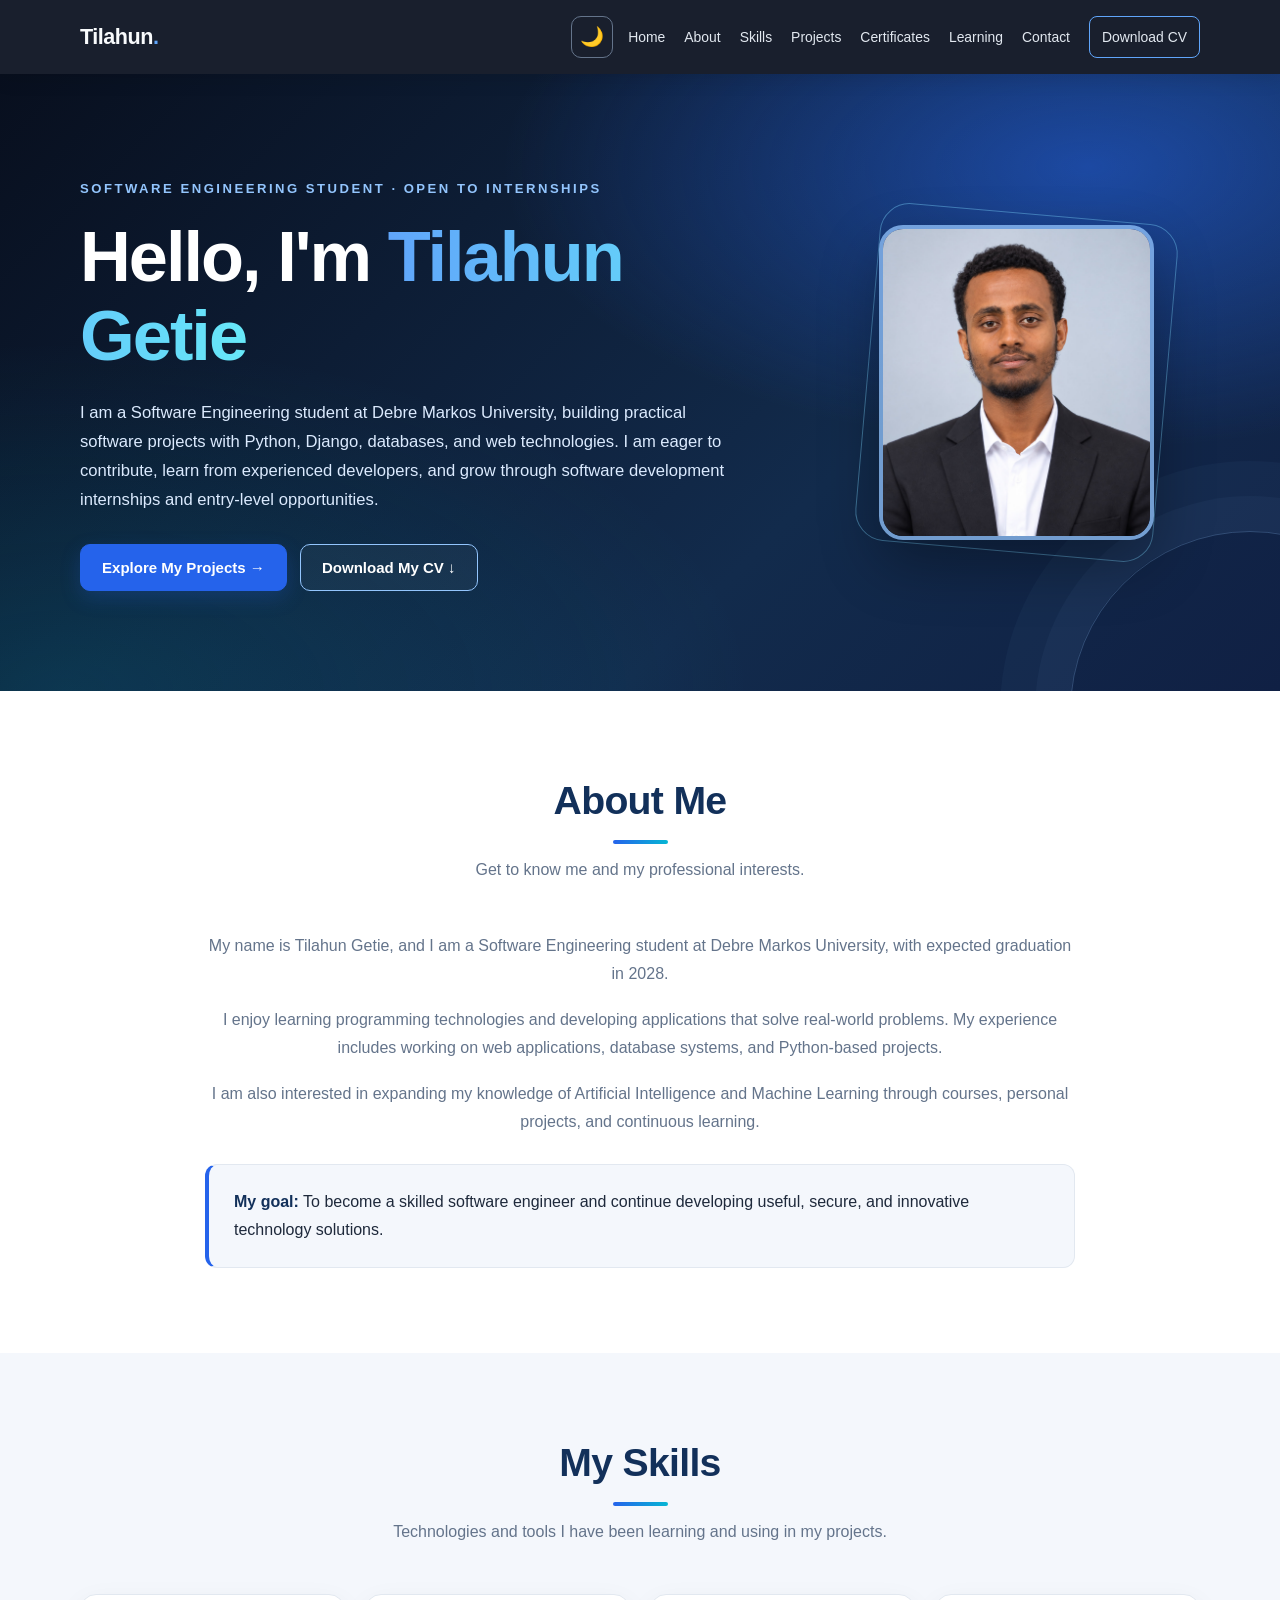
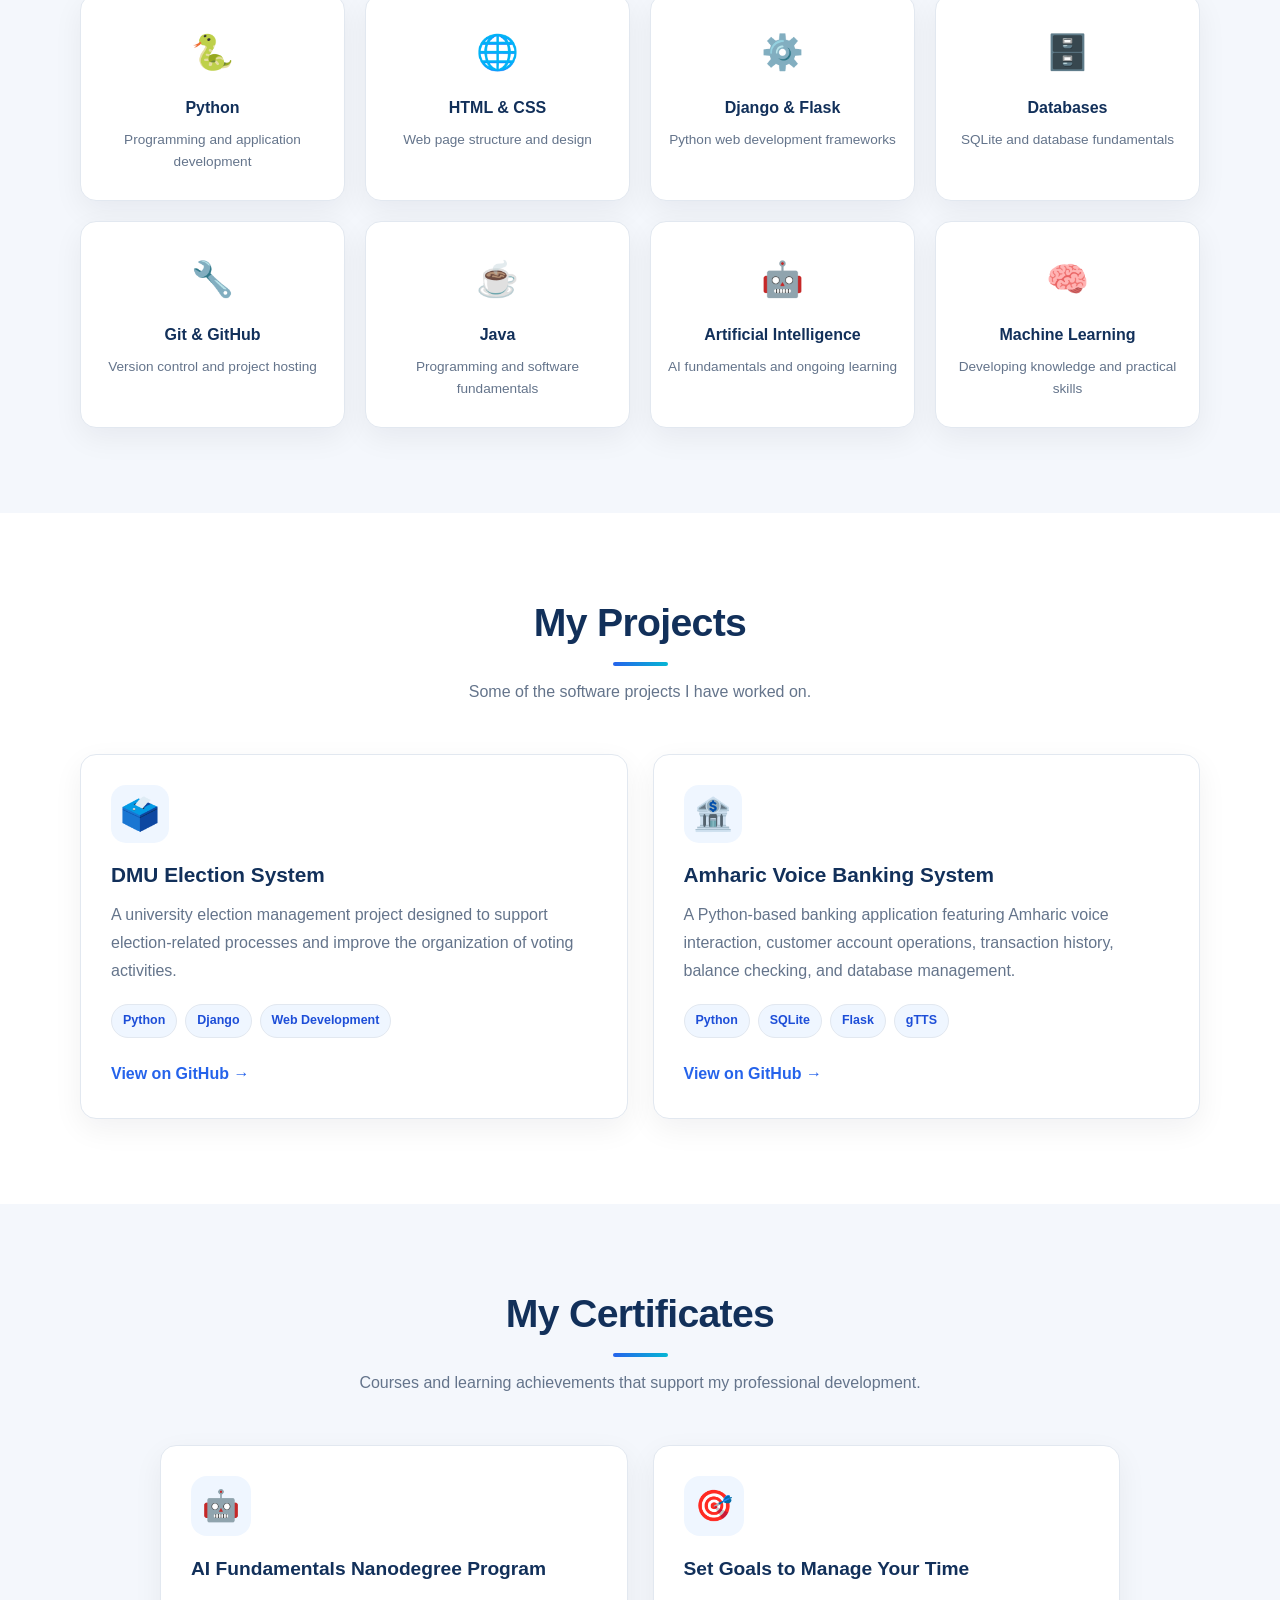
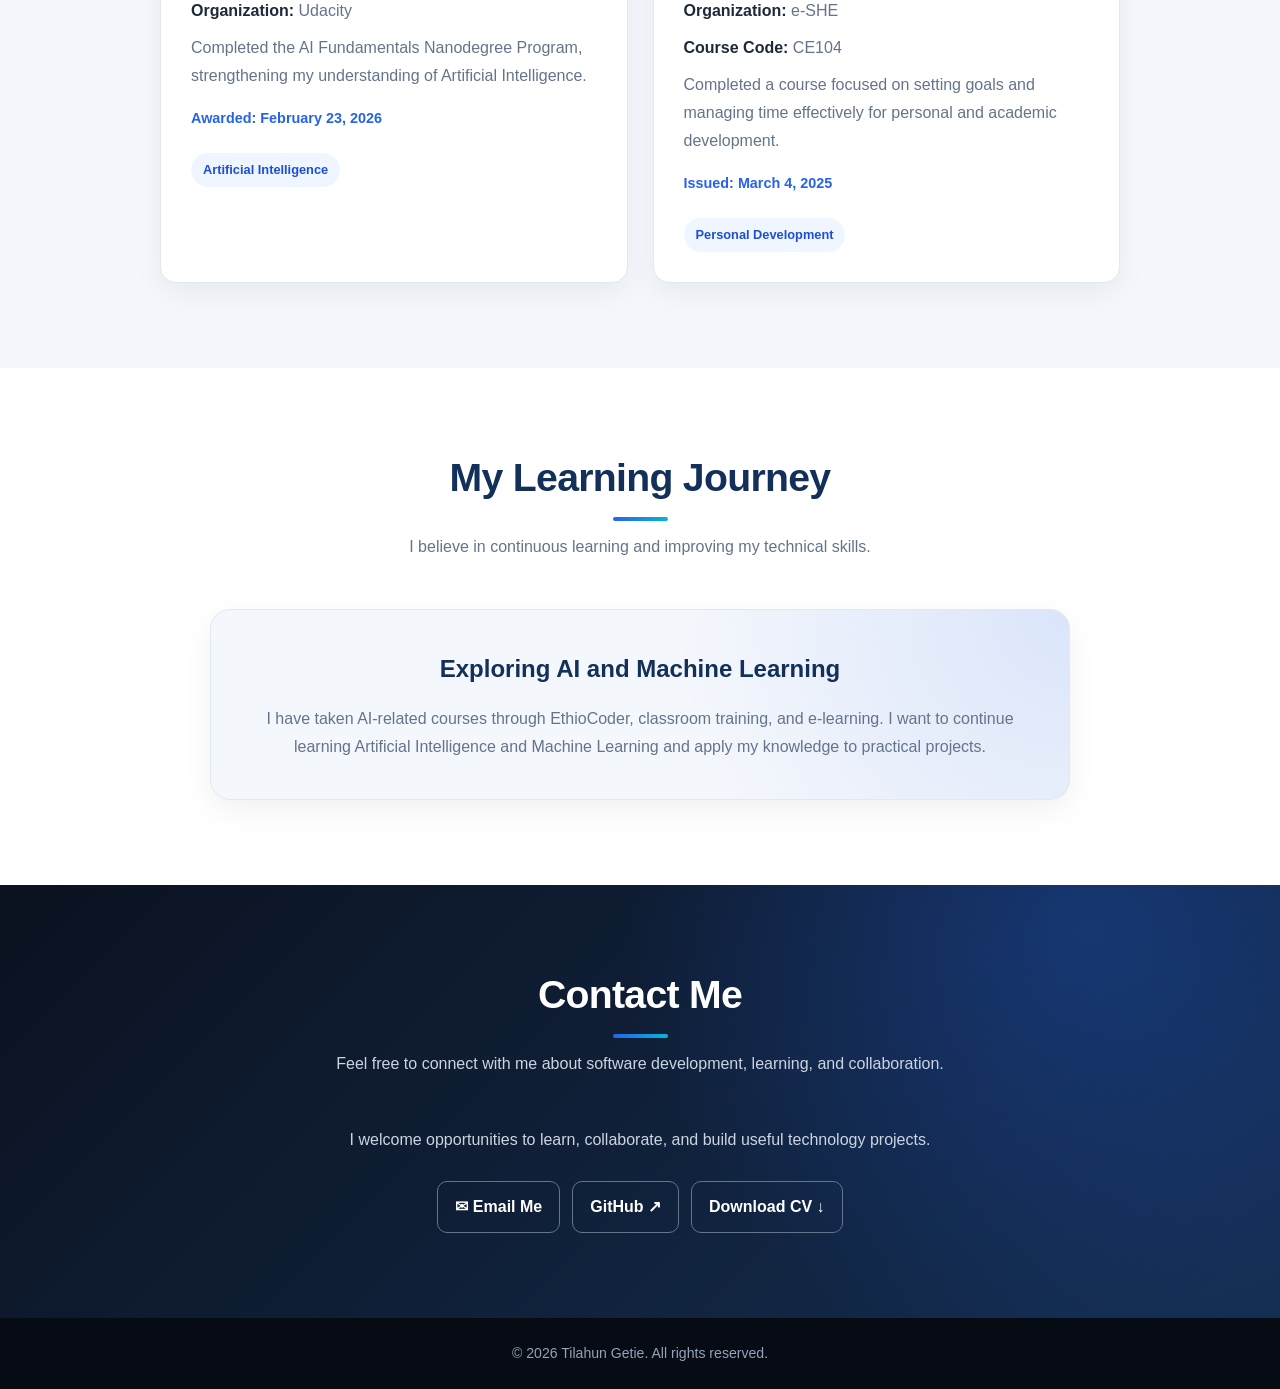
<file: index.html>
<!DOCTYPE html>
<html lang="en" data-theme="light">
<head>
    <meta charset="UTF-8">
    <meta name="viewport" content="width=device-width, initial-scale=1.0">

    <meta name="description"
          content="Tilahun Getie's Software Engineering portfolio, projects, skills, and certificates.">

    <meta name="theme-color" content="#f8fafc">
    <meta property="og:title" content="Tilahun Getie | Software Engineering Portfolio">
    <meta property="og:description" content="Software Engineering student showcasing software projects, technical skills, and certificates.">
    <meta property="og:type" content="website">

    <title>Tilahun Getie | Software Engineering Portfolio</title>

    <script>
        // Apply the saved theme before the page is displayed.
        try {
            const savedTheme = localStorage.getItem("tilahun-portfolio-theme");
            if (savedTheme === "dark" || savedTheme === "light") {
                document.documentElement.dataset.theme = savedTheme;
            }
        } catch (error) {
            // Continue using the default theme if storage is unavailable.
        }
    </script>

    <style>
        /* ========================================
           1. THEME VARIABLES
        ======================================== */

        :root {
            color-scheme: light;

            --primary: #2563eb;
            --primary-hover: #1d4ed8;
            --primary-soft: #eff6ff;
            --accent: #06b6d4;

            --bg: #ffffff;
            --surface: #f4f7fc;
            --surface-raised: #ffffff;
            --text: #1e293b;
            --muted: #64748b;
            --heading: #12305a;
            --border: #e2e8f0;

            --header-bg: rgba(11, 18, 32, 0.94);
            --header-text: #f8fafc;
            --tag-bg: #eff6ff;
            --tag-text: #1d4ed8;

            --shadow: 0 10px 30px rgba(15, 23, 42, 0.06);
            --shadow-hover: 0 20px 45px rgba(37, 99, 235, 0.13);

            --radius: 16px;
            --transition: 220ms ease;
        }

        html[data-theme="dark"] {
            color-scheme: dark;

            --primary: #60a5fa;
            --primary-hover: #93c5fd;
            --primary-soft: #172b49;
            --accent: #22d3ee;

            --bg: #0b1220;
            --surface: #111c2e;
            --surface-raised: #162238;
            --text: #e2e8f0;
            --muted: #a3b2c7;
            --heading: #bfdbfe;
            --border: #2b3b52;

            --header-bg: rgba(5, 10, 20, 0.96);
            --header-text: #f8fafc;
            --tag-bg: #1b3150;
            --tag-text: #bfdbfe;

            --shadow: 0 10px 30px rgba(0, 0, 0, 0.18);
            --shadow-hover: 0 20px 45px rgba(0, 0, 0, 0.3);
        }

        /* ========================================
           2. RESET AND GLOBAL STYLES
        ======================================== */

        *,
        *::before,
        *::after {
            box-sizing: border-box;
        }

        html {
            scroll-behavior: smooth;
            scroll-padding-top: 90px;
        }

        body {
            margin: 0;
            font-family: Inter, "Segoe UI", Arial, sans-serif;
            background: var(--bg);
            color: var(--text);
            line-height: 1.75;
            transition: background var(--transition),
                        color var(--transition);
        }

        /* Use explicit transition properties on interactive elements below. */

        a {
            color: inherit;
            text-decoration: none;
        }

        img {
            display: block;
            max-width: 100%;
        }

        button {
            font: inherit;
        }

        button,
        a {
            -webkit-tap-highlight-color: transparent;
        }

        button:focus-visible,
        a:focus-visible {
            outline: 3px solid var(--accent);
            outline-offset: 4px;
        }

        .container {
            width: min(1120px, 90%);
            margin-inline: auto;
        }

        .skip-link {
            position: fixed;
            top: 10px;
            left: 10px;
            z-index: 3000;
            padding: 10px 16px;
            background: var(--primary);
            color: white;
            border-radius: 8px;
            transform: translateY(-150%);
        }

        .skip-link:focus {
            transform: translateY(0);
        }

        /* ========================================
           3. NAVIGATION
        ======================================== */

        header {
            position: sticky;
            top: 0;
            z-index: 1000;
            background: var(--header-bg);
            color: var(--header-text);
            backdrop-filter: blur(14px);
            -webkit-backdrop-filter: blur(14px);
            box-shadow: 0 3px 20px rgba(0, 0, 0, 0.12);
        }

        nav {
            min-height: 74px;
            display: flex;
            align-items: center;
            justify-content: space-between;
            gap: 20px;
        }

        .logo {
            font-size: 1.35rem;
            font-weight: 800;
            letter-spacing: -0.5px;
            white-space: nowrap;
        }

        .logo span {
            color: #60a5fa;
        }

        .nav-right {
            display: flex;
            align-items: center;
            gap: 15px;
        }

        .nav-links {
            display: flex;
            align-items: center;
            gap: 19px;
        }

        .nav-links a {
            color: #e2e8f0;
            font-size: 0.87rem;
            font-weight: 500;
            transition: color var(--transition);
        }

        .nav-links a:hover {
            color: #7dd3fc;
        }

        .nav-links .nav-cv {
            padding: 8px 12px;
            border: 1px solid #60a5fa;
            border-radius: 8px;
        }

        .theme-toggle,
        .menu-toggle {
            min-width: 42px;
            min-height: 42px;
            display: inline-flex;
            align-items: center;
            justify-content: center;
            border: 1px solid #64748b;
            border-radius: 10px;
            background: transparent;
            color: white;
            cursor: pointer;
            transition: background var(--transition),
                        transform var(--transition);
        }

        .theme-toggle:hover,
        .menu-toggle:hover {
            background: rgba(148, 163, 184, 0.18);
            transform: translateY(-2px);
        }

        .theme-toggle {
            font-size: 1.2rem;
        }

        .menu-toggle {
            display: none;
            font-size: 1.25rem;
        }

        /* ========================================
           4. BUTTONS
        ======================================== */

        .btn {
            display: inline-flex;
            align-items: center;
            justify-content: center;
            gap: 8px;
            padding: 12px 21px;
            border: 1px solid transparent;
            border-radius: 10px;
            font-size: 0.94rem;
            font-weight: 700;
            line-height: 1.4;
            cursor: pointer;
            transition: transform var(--transition),
                        background var(--transition),
                        box-shadow var(--transition);
        }

        .btn:hover {
            transform: translateY(-3px);
        }

        .btn-primary {
            color: white;
            background: #2563eb;
            border-color: #2563eb;
            box-shadow: 0 7px 20px rgba(37, 99, 235, 0.22);
        }

        .btn-primary:hover {
            background: #1d4ed8;
            box-shadow: 0 12px 25px rgba(37, 99, 235, 0.28);
        }

        .btn-outline {
            color: white;
            border-color: #93c5fd;
            background: rgba(255, 255, 255, 0.04);
        }

        .btn-outline:hover {
            background: rgba(255, 255, 255, 0.13);
        }

        /* ========================================
           5. HERO SECTION
        ======================================== */

        .hero {
            position: relative;
            overflow: hidden;
            isolation: isolate;
            color: white;
            padding: 100px 0;
            background:
                radial-gradient(
                    ellipse at 85% 15%,
                    rgba(37, 99, 235, 0.55),
                    transparent 38%
                ),
                radial-gradient(
                    ellipse at 5% 100%,
                    rgba(6, 182, 212, 0.16),
                    transparent 40%
                ),
                linear-gradient(135deg, #080f1e, #122b4c 65%, #102044);
        }

        .hero::before {
            content: "";
            position: absolute;
            z-index: -1;
            width: 360px;
            height: 360px;
            right: -150px;
            bottom: -200px;
            border: 1px solid rgba(147, 197, 253, 0.25);
            border-radius: 50%;
            box-shadow:
                0 0 0 35px rgba(147, 197, 253, 0.04),
                0 0 0 70px rgba(147, 197, 253, 0.035);
            animation: float 8s ease-in-out infinite;
        }

        .hero-content {
            display: grid;
            grid-template-columns: 1.5fr 0.8fr;
            align-items: center;
            gap: 65px;
        }

        .hero-label {
            display: inline-block;
            margin-bottom: 17px;
            color: #93c5fd;
            font-size: 0.82rem;
            font-weight: 800;
            letter-spacing: 2.5px;
            text-transform: uppercase;
        }

        .hero h1 {
            margin: 0 0 22px;
            font-size: clamp(2.6rem, 5.5vw, 4.5rem);
            font-weight: 800;
            letter-spacing: -2px;
            line-height: 1.12;
        }

        .hero h1 span {
            color: #60a5fa;
            background: linear-gradient(90deg, #60a5fa, #67e8f9);
            background-clip: text;
            -webkit-background-clip: text;
            -webkit-text-fill-color: transparent;
        }

        .hero p {
            max-width: 650px;
            margin: 0 0 30px;
            color: #dbeafe;
            font-size: 1.04rem;
        }

        .hero-buttons {
            display: flex;
            flex-wrap: wrap;
            gap: 13px;
        }

        .profile-wrapper {
            position: relative;
            width: fit-content;
            margin-inline: auto;
        }

        .profile-wrapper::before {
            content: "";
            position: absolute;
            inset: -12px;
            border: 1px solid rgba(125, 211, 252, 0.42);
            border-radius: 30px;
            transform: rotate(5deg);
        }

        .profile-photo {
            position: relative;
            width: 275px;
            height: 315px;
            object-fit: cover;
            object-position: center;
            border: 4px solid rgba(147, 197, 253, 0.75);
            border-radius: 24px;
            box-shadow: 0 24px 60px rgba(0, 0, 0, 0.32);
            animation: float 6s ease-in-out infinite;
        }

        /* ========================================
           6. SHARED SECTION STYLES
        ======================================== */

        section {
            padding: 85px 0;
            scroll-margin-top: 75px;
        }

        .section-heading {
            max-width: 720px;
            margin: 0 auto 48px;
            text-align: center;
        }

        .section-heading h2 {
            margin: 0 0 12px;
            color: var(--heading);
            font-size: clamp(1.8rem, 4vw, 2.45rem);
            font-weight: 800;
            letter-spacing: -0.7px;
            line-height: 1.25;
        }

        .section-heading h2::after {
            content: "";
            display: block;
            width: 55px;
            height: 4px;
            margin: 15px auto 0;
            border-radius: 99px;
            background: linear-gradient(90deg, var(--primary), var(--accent));
        }

        .section-heading p {
            margin: 0;
            color: var(--muted);
        }

        /* ========================================
           7. ABOUT SECTION
        ======================================== */

        .about-content {
            max-width: 870px;
            margin-inline: auto;
            text-align: center;
        }

        .about-content p {
            margin: 0 0 18px;
            color: var(--muted);
        }

        .about-highlight {
            margin-top: 28px;
            padding: 23px 25px;
            border: 1px solid var(--border);
            border-left: 4px solid var(--primary);
            border-radius: 12px;
            background: var(--surface);
            text-align: left;
        }

        .about-highlight strong {
            color: var(--heading);
        }

        /* ========================================
           8. SKILLS SECTION
        ======================================== */

        .skills-section {
            background: var(--surface);
        }

        .skills-grid {
            display: grid;
            grid-template-columns: repeat(4, minmax(0, 1fr));
            gap: 20px;
        }

        .skill-card {
            padding: 27px 17px;
            border: 1px solid var(--border);
            border-radius: var(--radius);
            background: var(--surface-raised);
            text-align: center;
            box-shadow: var(--shadow);
            transition: transform var(--transition),
                        border-color var(--transition),
                        box-shadow var(--transition);
        }

        .skill-card:hover {
            transform: translateY(-7px);
            border-color: var(--primary);
            box-shadow: var(--shadow-hover);
        }

        .skill-icon {
            margin-bottom: 12px;
            font-size: 2.15rem;
        }

        .skill-card h3 {
            margin: 0 0 7px;
            color: var(--heading);
            font-size: 1rem;
        }

        .skill-card p {
            margin: 0;
            color: var(--muted);
            font-size: 0.85rem;
            line-height: 1.6;
        }

        /* ========================================
           9. PROJECTS SECTION
        ======================================== */

        .projects-grid {
            display: grid;
            grid-template-columns: repeat(2, minmax(0, 1fr));
            gap: 25px;
        }

        .project-card {
            display: flex;
            flex-direction: column;
            align-items: flex-start;
            padding: 30px;
            border: 1px solid var(--border);
            border-radius: var(--radius);
            background: var(--surface-raised);
            box-shadow: var(--shadow);
            transition: transform var(--transition),
                        border-color var(--transition),
                        box-shadow var(--transition);
        }

        .project-card:hover {
            transform: translateY(-7px);
            border-color: var(--primary);
            box-shadow: var(--shadow-hover);
        }

        .project-icon {
            display: grid;
            width: 58px;
            height: 58px;
            place-items: center;
            margin-bottom: 17px;
            border-radius: 15px;
            background: var(--primary-soft);
            font-size: 2rem;
        }

        .project-card h3 {
            margin: 0 0 12px;
            color: var(--heading);
            font-size: 1.3rem;
            line-height: 1.4;
        }

        .project-card p {
            margin: 0 0 19px;
            color: var(--muted);
        }

        .tags {
            display: flex;
            flex-wrap: wrap;
            gap: 8px;
            margin: 0 0 22px;
        }

        .tag {
            padding: 5px 11px;
            border: 1px solid var(--border);
            border-radius: 99px;
            background: var(--tag-bg);
            color: var(--tag-text);
            font-size: 0.78rem;
            font-weight: 600;
        }

        .project-link {
            margin-top: auto;
            color: var(--primary);
            font-weight: 800;
        }

        .project-link:hover {
            color: var(--primary-hover);
            text-decoration: underline;
            text-underline-offset: 4px;
        }

        /* ========================================
           10. CERTIFICATES SECTION
        ======================================== */

        .certificates-section {
            background: var(--surface);
        }

        .certificate-grid {
            display: grid;
            grid-template-columns: repeat(2, minmax(0, 1fr));
            gap: 25px;
            max-width: 960px;
            margin-inline: auto;
        }

        .certificate-card {
            display: flex;
            flex-direction: column;
            align-items: flex-start;
            padding: 30px;
            border: 1px solid var(--border);
            border-radius: var(--radius);
            background: var(--surface-raised);
            box-shadow: var(--shadow);
            transition: transform var(--transition),
                        border-color var(--transition),
                        box-shadow var(--transition);
        }

        .certificate-card:hover {
            transform: translateY(-6px);
            border-color: var(--primary);
            box-shadow: var(--shadow-hover);
        }

        .certificate-icon {
            display: grid;
            width: 60px;
            height: 60px;
            place-items: center;
            margin-bottom: 19px;
            border-radius: 16px;
            background: var(--primary-soft);
            font-size: 1.9rem;
        }

        .certificate-card h3 {
            margin: 0 0 14px;
            color: var(--heading);
            font-size: 1.2rem;
            line-height: 1.5;
        }

        .certificate-card p {
            margin: 0 0 9px;
            color: var(--muted);
        }

        .certificate-card p strong {
            color: var(--text);
        }

        .certificate-date {
            margin-top: 7px !important;
            color: var(--primary) !important;
            font-size: 0.9rem;
            font-weight: 800;
        }

        .certificate-type {
            display: inline-block;
            margin-top: 12px;
            padding: 6px 12px;
            border-radius: 99px;
            background: var(--tag-bg);
            color: var(--tag-text);
            font-size: 0.8rem;
            font-weight: 700;
        }

        /* ========================================
           11. LEARNING JOURNEY
        ======================================== */

        .learning-card {
            max-width: 860px;
            margin-inline: auto;
            padding: 38px;
            border: 1px solid var(--border);
            border-radius: 20px;
            background:
                radial-gradient(
                    circle at top right,
                    rgba(37, 99, 235, 0.12),
                    transparent 45%
                ),
                var(--surface);
            text-align: center;
            box-shadow: var(--shadow);
        }

        .learning-card h3 {
            margin: 0 0 15px;
            color: var(--heading);
            font-size: 1.5rem;
        }

        .learning-card p {
            margin: 0;
            color: var(--muted);
        }

        /* ========================================
           12. CONTACT SECTION
        ======================================== */

        .contact-section {
            color: white;
            background:
                radial-gradient(
                    circle at 85% 10%,
                    rgba(37, 99, 235, 0.3),
                    transparent 40%
                ),
                linear-gradient(135deg, #0b1220, #142d50);
        }

        .contact-section .section-heading h2 {
            color: white;
        }

        .contact-section .section-heading p {
            color: #cbd5e1;
        }

        .contact-content {
            max-width: 700px;
            margin-inline: auto;
            text-align: center;
        }

        .contact-content > p {
            margin: 0 0 27px;
            color: #cbd5e1;
        }

        .contact-links {
            display: flex;
            align-items: center;
            justify-content: center;
            flex-wrap: wrap;
            gap: 12px;
        }

        .contact-links a {
            display: inline-flex;
            align-items: center;
            justify-content: center;
            padding: 11px 17px;
            border: 1px solid #64748b;
            border-radius: 10px;
            color: white;
            font-weight: 600;
            transition: background var(--transition),
                        border-color var(--transition),
                        transform var(--transition);
        }

        .contact-links a:hover {
            transform: translateY(-3px);
            border-color: #93c5fd;
            background: rgba(96, 165, 250, 0.16);
        }

        /* ========================================
           13. FOOTER
        ======================================== */

        footer {
            padding: 23px 0;
            background: #060b14;
            color: #94a3b8;
            text-align: center;
            font-size: 0.88rem;
        }

        footer p {
            margin: 0;
        }

        /* ========================================
           14. SCROLL ANIMATIONS
        ======================================== */

        .js-motion .reveal {
            opacity: 0;
            transform: translateY(24px);
            transition:
                opacity 650ms ease,
                transform 650ms ease;
        }

        .js-motion .reveal.visible {
            opacity: 1;
            transform: translateY(0);
        }

        .hero-content > div:first-child {
            animation: enter-left 750ms ease both;
        }

        .profile-wrapper {
            animation: enter-right 850ms ease both;
        }

        @keyframes enter-left {
            from {
                opacity: 0;
                transform: translateX(-25px);
            }
            to {
                opacity: 1;
                transform: translateX(0);
            }
        }

        @keyframes enter-right {
            from {
                opacity: 0;
                transform: translateX(25px);
            }
            to {
                opacity: 1;
                transform: translateX(0);
            }
        }

        @keyframes float {
            0%, 100% {
                transform: translateY(0);
            }
            50% {
                transform: translateY(-8px);
            }
        }

        /* ========================================
           15. RESPONSIVE DESIGN
        ======================================== */

        @media (max-width: 1000px) {
            .nav-links {
                gap: 12px;
            }

            .nav-links a {
                font-size: 0.82rem;
            }

            .hero-content {
                gap: 35px;
            }

            .skills-grid {
                grid-template-columns: repeat(3, minmax(0, 1fr));
            }
        }

        @media (max-width: 800px) {
            nav {
                min-height: 70px;
            }

            .menu-toggle {
                display: inline-flex;
            }

            .nav-right {
                gap: 9px;
            }

            .nav-links {
                position: absolute;
                top: calc(100% + 1px);
                left: 0;
                right: 0;
                display: none;
                flex-direction: column;
                align-items: stretch;
                gap: 0;
                max-height: calc(100vh - 75px);
                overflow-y: auto;
                padding: 12px 5%;
                background: var(--header-bg);
                box-shadow: 0 15px 25px rgba(0, 0, 0, 0.18);
            }

            .nav-links.open {
                display: flex;
            }

            .nav-links a {
                padding: 12px 8px;
                font-size: 0.95rem;
            }

            .nav-links .nav-cv {
                margin: 8px 0;
                text-align: center;
            }

            .hero {
                padding: 75px 0;
            }

            .hero-content {
                grid-template-columns: 1fr;
                gap: 45px;
                text-align: center;
            }

            .hero-content > div:first-child {
                order: 2;
            }

            .profile-wrapper {
                order: 1;
            }

            .hero p {
                margin-inline: auto;
            }

            .hero-buttons {
                justify-content: center;
            }

            .profile-photo {
                width: 230px;
                height: 260px;
            }

            section {
                padding: 65px 0;
            }

            .skills-grid {
                grid-template-columns: repeat(2, minmax(0, 1fr));
            }
        }

        @media (max-width: 600px) {
            .projects-grid,
            .certificate-grid {
                grid-template-columns: 1fr;
            }

            .section-heading {
                margin-bottom: 32px;
            }

            .project-card,
            .certificate-card {
                padding: 24px;
            }

            .learning-card {
                padding: 27px 21px;
            }

            .hero h1 {
                font-size: clamp(2.35rem, 10vw, 3.3rem);
                letter-spacing: -1px;
            }

            .hero p {
                font-size: 0.98rem;
            }
        }

        @media (max-width: 380px) {
            .container {
                width: 92%;
            }

            .logo {
                font-size: 1.15rem;
            }

            .skills-grid {
                gap: 10px;
            }

            .skill-card {
                padding: 20px 9px;
            }

            .btn {
                width: 100%;
            }

            .hero-buttons {
                flex-direction: column;
            }
        }

        /* Respect the visitor's motion preference. */
        @media (prefers-reduced-motion: reduce) {
            *,
            *::before,
            *::after {
                scroll-behavior: auto !important;
                animation-duration: 0.01ms !important;
                animation-iteration-count: 1 !important;
                transition-duration: 0.01ms !important;
            }

            .js-motion .reveal {
                opacity: 1;
                transform: none;
            }
        }
    </style>
</head>

<body>

    <a class="skip-link" href="#main-content">Skip to content</a>

    <!-- Navigation -->
    <header>
        <nav class="container" aria-label="Main navigation">
            <a class="logo" href="#home" aria-label="Tilahun home">
                Tilahun<span>.</span>
            </a>

            <div class="nav-right">
                <button
                    class="theme-toggle"
                    id="themeToggle"
                    type="button"
                    aria-label="Switch to dark mode"
                    title="Switch theme">
                    <span id="themeIcon" aria-hidden="true">🌙</span>
                </button>

                <button
                    class="menu-toggle"
                    id="menuToggle"
                    type="button"
                    aria-label="Open navigation menu"
                    aria-expanded="false"
                    aria-controls="navLinks">
                    ☰
                </button>

                <div class="nav-links" id="navLinks">
                    <a href="#home">Home</a>
                    <a href="#about">About</a>
                    <a href="#skills">Skills</a>
                    <a href="#projects">Projects</a>
                    <a href="#certificates">Certificates</a>
                    <a href="#learning">Learning</a>
                    <a href="#contact">Contact</a>

                    <a class="nav-cv" href="Tilahun_Getie_CV_.pdf" download>
                        Download CV
                    </a>
                </div>
            </div>
        </nav>
    </header>

    <main id="main-content">

        <!-- Hero -->
        <section class="hero" id="home">
            <div class="container hero-content">

                <div>
                    <div class="hero-label">
                        Software Engineering Student · Open to Internships
                    </div>

                    <h1>
                        Hello, I'm <span>Tilahun Getie</span>
                    </h1>

                    <p>
                        I am a Software Engineering student at Debre Markos
                        University, building practical software projects with
                        Python, Django, databases, and web technologies.
                        I am eager to contribute, learn from experienced
                        developers, and grow through software development
                        internships and entry-level opportunities.
                    </p>

                    <div class="hero-buttons">
                        <a class="btn btn-primary" href="#projects">
                            Explore My Projects →
                        </a>

                        <a class="btn btn-outline"
                           href="Tilahun_Getie_CV_.pdf"
                           download>
                            Download My CV ↓
                        </a>
                    </div>
                </div>

                <div class="profile-wrapper">
                    <img
                        src="portrait.jpg"
                        alt="Portrait of Tilahun Getie"
                        class="profile-photo"
                        width="275"
                        height="315">
                </div>

            </div>
        </section>

        <!-- About -->
        <section id="about">
            <div class="container">
                <div class="section-heading reveal">
                    <h2>About Me</h2>
                    <p>
                        Get to know me and my professional interests.
                    </p>
                </div>

                <div class="about-content reveal">
                    <p>
                        My name is Tilahun Getie, and I am a Software
                        Engineering student at Debre Markos University,
                        with expected graduation in 2028.
                    </p>

                    <p>
                        I enjoy learning programming technologies and
                        developing applications that solve real-world
                        problems. My experience includes working on
                        web applications, database systems, and
                        Python-based projects.
                    </p>

                    <p>
                        I am also interested in expanding my knowledge
                        of Artificial Intelligence and Machine Learning
                        through courses, personal projects, and continuous
                        learning.
                    </p>

                    <div class="about-highlight">
                        <strong>My goal:</strong>
                        To become a skilled software engineer and continue
                        developing useful, secure, and innovative
                        technology solutions.
                    </div>
                </div>
            </div>
        </section>

        <!-- Skills -->
        <section class="skills-section" id="skills">
            <div class="container">
                <div class="section-heading reveal">
                    <h2>My Skills</h2>
                    <p>
                        Technologies and tools I have been learning
                        and using in my projects.
                    </p>
                </div>

                <div class="skills-grid">

                    <article class="skill-card reveal">
                        <div class="skill-icon" aria-hidden="true">🐍</div>
                        <h3>Python</h3>
                        <p>Programming and application development</p>
                    </article>

                    <article class="skill-card reveal">
                        <div class="skill-icon" aria-hidden="true">🌐</div>
                        <h3>HTML &amp; CSS</h3>
                        <p>Web page structure and design</p>
                    </article>

                    <article class="skill-card reveal">
                        <div class="skill-icon" aria-hidden="true">⚙️</div>
                        <h3>Django &amp; Flask</h3>
                        <p>Python web development frameworks</p>
                    </article>

                    <article class="skill-card reveal">
                        <div class="skill-icon" aria-hidden="true">🗄️</div>
                        <h3>Databases</h3>
                        <p>SQLite and database fundamentals</p>
                    </article>

                    <article class="skill-card reveal">
                        <div class="skill-icon" aria-hidden="true">🔧</div>
                        <h3>Git &amp; GitHub</h3>
                        <p>Version control and project hosting</p>
                    </article>

                    <article class="skill-card reveal">
                        <div class="skill-icon" aria-hidden="true">☕</div>
                        <h3>Java</h3>
                        <p>Programming and software fundamentals</p>
                    </article>

                    <article class="skill-card reveal">
                        <div class="skill-icon" aria-hidden="true">🤖</div>
                        <h3>Artificial Intelligence</h3>
                        <p>AI fundamentals and ongoing learning</p>
                    </article>

                    <article class="skill-card reveal">
                        <div class="skill-icon" aria-hidden="true">🧠</div>
                        <h3>Machine Learning</h3>
                        <p>Developing knowledge and practical skills</p>
                    </article>

                </div>
            </div>
        </section>

        <!-- Projects -->
        <section id="projects">
            <div class="container">
                <div class="section-heading reveal">
                    <h2>My Projects</h2>
                    <p>
                        Some of the software projects I have worked on.
                    </p>
                </div>

                <div class="projects-grid">

                    <article class="project-card reveal">
                        <div class="project-icon" aria-hidden="true">🗳️</div>

                        <h3>DMU Election System</h3>

                        <p>
                            A university election management project
                            designed to support election-related
                            processes and improve the organization
                            of voting activities.
                        </p>

                        <div class="tags">
                            <span class="tag">Python</span>
                            <span class="tag">Django</span>
                            <span class="tag">Web Development</span>
                        </div>

                        <a
                            class="project-link"
                            href="https://github.com/tilahungetie14-bot/DMU-Election-System"
                            target="_blank"
                            rel="noopener noreferrer">
                            View on GitHub →
                        </a>
                    </article>

                    <article class="project-card reveal">
                        <div class="project-icon" aria-hidden="true">🏦</div>

                        <h3>Amharic Voice Banking System</h3>

                        <p>
                            A Python-based banking application featuring Amharic voice
                            interaction, customer account operations, transaction
                            history, balance checking, and database management.
                        </p>

                        <div class="tags">
                            <span class="tag">Python</span>
                            <span class="tag">SQLite</span>
                            <span class="tag">Flask</span>
                            <span class="tag">gTTS</span>
                        </div>

                        <a
                            class="project-link"
                            href="https://github.com/tilahungetie14-bot/AmharicBankingSystem"
                            target="_blank"
                            rel="noopener noreferrer">
                            View on GitHub →
                        </a>
                    </article>

                </div>
            </div>
        </section>

        <!-- Certificates -->
        <section class="certificates-section" id="certificates">
            <div class="container">

                <div class="section-heading reveal">
                    <h2>My Certificates</h2>
                    <p>
                        Courses and learning achievements that support
                        my professional development.
                    </p>
                </div>

                <div class="certificate-grid">

                    <article class="certificate-card reveal">
                        <div class="certificate-icon" aria-hidden="true">
                            🤖
                        </div>

                        <h3>AI Fundamentals Nanodegree Program</h3>

                        <p>
                            <strong>Organization:</strong> Udacity
                        </p>

                        <p>
                            Completed the AI Fundamentals Nanodegree
                            Program, strengthening my understanding
                            of Artificial Intelligence.
                        </p>

                        <p class="certificate-date">
                            Awarded: February 23, 2026
                        </p>

                        <span class="certificate-type">
                            Artificial Intelligence
                        </span>
                    </article>

                    <article class="certificate-card reveal">
                        <div class="certificate-icon" aria-hidden="true">
                            🎯
                        </div>

                        <h3>Set Goals to Manage Your Time</h3>

                        <p>
                            <strong>Organization:</strong> e-SHE
                        </p>

                        <p>
                            <strong>Course Code:</strong> CE104
                        </p>

                        <p>
                            Completed a course focused on setting
                            goals and managing time effectively for
                            personal and academic development.
                        </p>

                        <p class="certificate-date">
                            Issued: March 4, 2025
                        </p>

                        <span class="certificate-type">
                            Personal Development
                        </span>
                    </article>

                </div>
            </div>
        </section>

        <!-- Learning Journey -->
        <section id="learning">
            <div class="container">

                <div class="section-heading reveal">
                    <h2>My Learning Journey</h2>
                    <p>
                        I believe in continuous learning and
                        improving my technical skills.
                    </p>
                </div>

                <div class="learning-card reveal">
                    <h3>Exploring AI and Machine Learning</h3>

                    <p>
                        I have taken AI-related courses through
                        EthioCoder, classroom training, and
                        e-learning. I want to continue learning
                        Artificial Intelligence and Machine Learning
                        and apply my knowledge to practical projects.
                    </p>
                </div>

            </div>
        </section>

        <!-- Contact -->
        <section class="contact-section" id="contact">
            <div class="container">

                <div class="section-heading reveal">
                    <h2>Contact Me</h2>
                    <p>
                        Feel free to connect with me about software
                        development, learning, and collaboration.
                    </p>
                </div>

                <div class="contact-content reveal">
                    <p>
                        I welcome opportunities to learn, collaborate,
                        and build useful technology projects.
                    </p>

                    <div class="contact-links">

                        <a href="mailto:tilahungetie14@gmail.com">
                            ✉ Email Me
                        </a>

                        <a
                            href="https://github.com/tilahungetie14-bot"
                            target="_blank"
                            rel="noopener noreferrer">
                            GitHub ↗
                        </a>

                        <!-- Add your actual LinkedIn profile URL here when available. -->

                        <a href="Tilahun_Getie_CV_.pdf" download>
                            Download CV ↓
                        </a>

                    </div>
                </div>

            </div>
        </section>

    </main>

    <!-- Footer -->
    <footer>
        <div class="container">
            <p>
                &copy; <span id="currentYear"></span>
                Tilahun Getie. All rights reserved.
            </p>
        </div>
    </footer>

    <script>
        // ========================================
        // 1. DARK MODE / LIGHT MODE
        // ========================================

        const themeToggle = document.getElementById("themeToggle");
        const themeIcon = document.getElementById("themeIcon");
        const themeMeta = document.querySelector('meta[name="theme-color"]');

        function applyTheme(theme) {
            document.documentElement.dataset.theme = theme;

            const isDark = theme === "dark";

            themeIcon.textContent = isDark ? "☀️" : "🌙";

            themeToggle.setAttribute(
                "aria-label",
                isDark ? "Switch to light mode" : "Switch to dark mode"
            );

            themeToggle.title = isDark
                ? "Switch to light mode"
                : "Switch to dark mode";

            themeMeta.setAttribute(
                "content",
                isDark ? "#0b1220" : "#f8fafc"
            );

            try {
                localStorage.setItem("tilahun-portfolio-theme", theme);
            } catch (error) {
                // Theme still works for this page if storage is unavailable.
            }
        }

        // Set the icon to match the theme applied in the head.
        applyTheme(document.documentElement.dataset.theme || "light");

        themeToggle.addEventListener("click", function () {
            const currentTheme = document.documentElement.dataset.theme;
            applyTheme(currentTheme === "dark" ? "light" : "dark");
        });

        // ========================================
        // 2. MOBILE NAVIGATION
        // ========================================

        const menuToggle = document.getElementById("menuToggle");
        const navLinks = document.getElementById("navLinks");

        function closeMenu() {
            navLinks.classList.remove("open");
            menuToggle.setAttribute("aria-expanded", "false");
            menuToggle.setAttribute(
                "aria-label",
                "Open navigation menu"
            );
            menuToggle.textContent = "☰";
        }

        menuToggle.addEventListener("click", function () {
            const isOpen = navLinks.classList.toggle("open");

            menuToggle.setAttribute("aria-expanded", String(isOpen));
            menuToggle.setAttribute(
                "aria-label",
                isOpen ? "Close navigation menu" : "Open navigation menu"
            );
            menuToggle.textContent = isOpen ? "✕" : "☰";
        });

        navLinks.querySelectorAll("a").forEach(function (link) {
            link.addEventListener("click", closeMenu);
        });

        // Close the mobile menu with the Escape key.
        document.addEventListener("keydown", function (event) {
            if (event.key === "Escape") {
                closeMenu();
            }
        });

        // ========================================
        // 3. AUTOMATIC FOOTER YEAR
        // ========================================

        document.getElementById("currentYear").textContent =
            new Date().getFullYear();

        // ========================================
        // 4. SCROLL REVEAL ANIMATIONS
        // ========================================

        const reduceMotion = window.matchMedia(
            "(prefers-reduced-motion: reduce)"
        ).matches;

        const revealElements = document.querySelectorAll(".reveal");

        if ("IntersectionObserver" in window && !reduceMotion) {
            document.documentElement.classList.add("js-motion");

            const revealObserver = new IntersectionObserver(
                function (entries, observer) {
                    entries.forEach(function (entry) {
                        if (entry.isIntersecting) {
                            entry.target.classList.add("visible");
                            observer.unobserve(entry.target);
                        }
                    });
                },
                {
                    
                    threshold: 0.12,
                    rootMargin: "0px 0px -35px 0px"
                }
            );

            revealElements.forEach(function (element) {
                revealObserver.observe(element);
            });
        } else {
            // Keep all content visible if animations are unsupported
            // or the visitor prefers reduced motion.
            revealElements.forEach(function (element) {
                element.classList.add("visible");
            });
        }
    </script>

</body>
</html>
</file>
